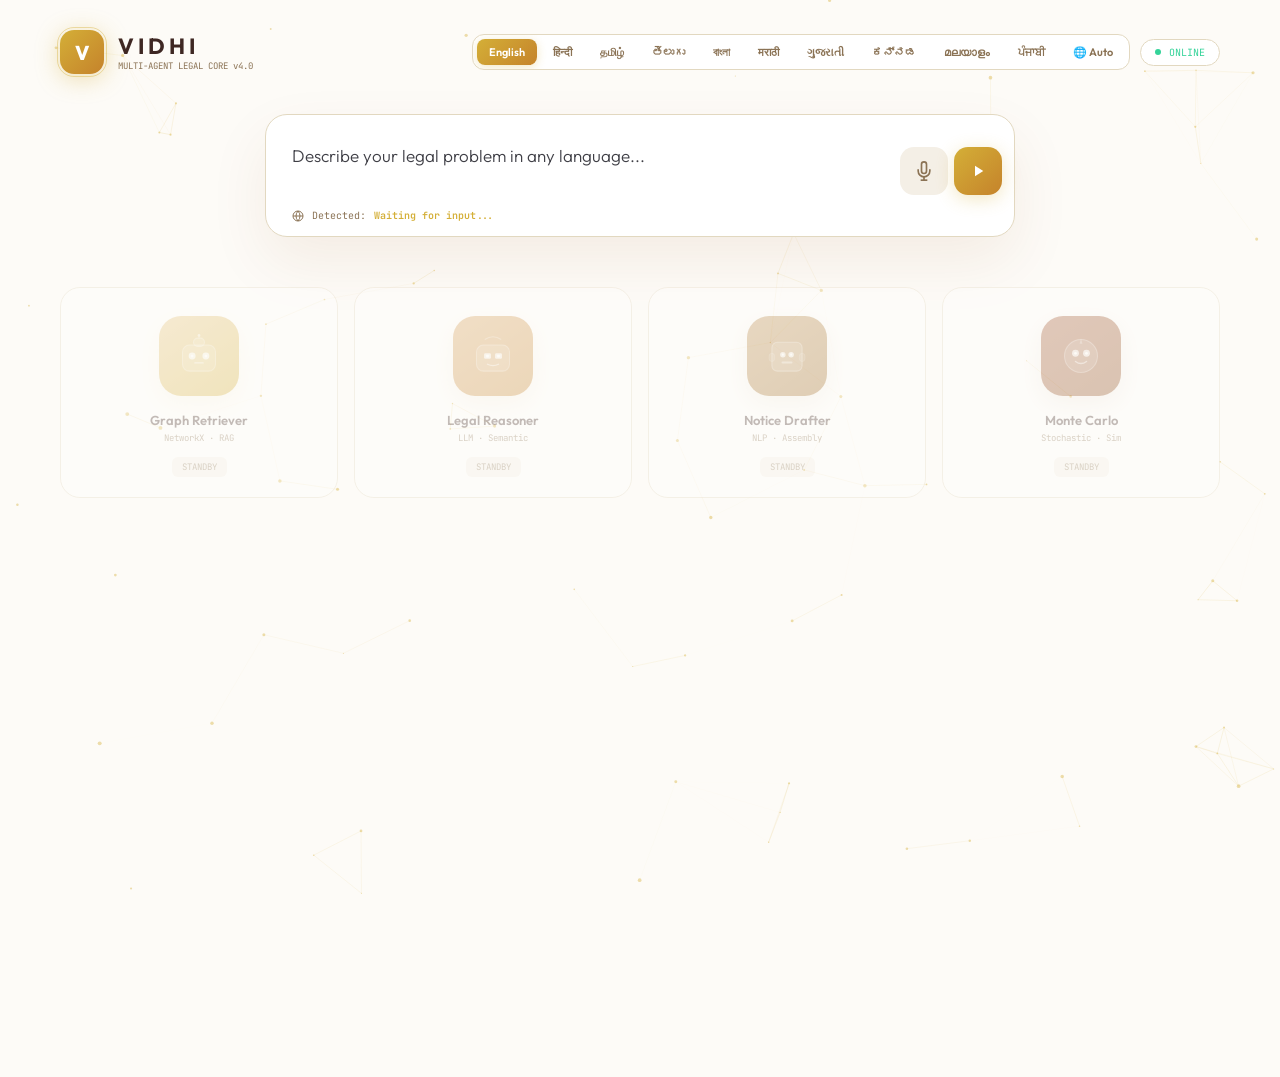
<file: test.html>
<!DOCTYPE html>
<html lang="en">
<head>
<meta charset="UTF-8">
<meta name="viewport" content="width=device-width,initial-scale=1.0">
<title>VIDHI — Autonomous Legal Intelligence</title>
<link href="https://fonts.googleapis.com/css2?family=Outfit:wght@300;400;500;600;700;800&family=JetBrains+Mono:wght@400;500;600&display=swap" rel="stylesheet">
<style>
*{margin:0;padding:0;box-sizing:border-box;}
:root{
  --bg:#FDFBF7;
  --surface:#FFFFFF;
  --surface2:#F4EFE6;
  --border:#E2D8C0;
  --text:#3E2723;
  --text2:#8B7355;
  --v1:#D4AF37;--v1g:rgba(212,175,55,0.15);
  --v2:#C5832B;--v2g:rgba(197,131,43,0.15);
  --v3:#9C661F;--v3g:rgba(156,102,31,0.15);
  --v4:#8B4513;--v4g:rgba(139,69,19,0.15);
}
body{background:var(--bg);color:var(--text);font-family:'Outfit',sans-serif;min-height:100vh;overflow-x:hidden;}

/* ══ PARTICLE FIELD ══ */
canvas#particles{position:fixed;top:0;left:0;width:100vw;height:100vh;z-index:0;pointer-events:none;}

.app{position:relative;z-index:10;max-width:1200px;margin:0 auto;padding:30px 20px 80px;}

/* ══ TOPBAR ══ */
.topbar{display:flex;justify-content:space-between;align-items:center;margin-bottom:40px;flex-wrap:wrap;gap:12px;}
.brand{display:flex;align-items:center;gap:14px;}
.brand-mark{
  width:44px;height:44px;border-radius:14px;
  background:linear-gradient(135deg,var(--v1),var(--v2));
  display:flex;align-items:center;justify-content:center;
  font-weight:800;font-size:20px;color:#fff;
  box-shadow:0 4px 25px rgba(212,175,55,0.4);
  position:relative;
}
.brand-mark::after{content:'';position:absolute;inset:-3px;border-radius:17px;border:1.5px solid rgba(212,175,55,0.4);animation:brand-pulse 2s infinite;}
@keyframes brand-pulse{50%{border-color:rgba(197,131,43,0.5);transform:scale(1.05);}}
.brand-name{font-size:22px;font-weight:700;letter-spacing:4px;}
.brand-ver{font-family:'JetBrains Mono';font-size:9px;color:var(--text2);}

.top-controls{display:flex;align-items:center;gap:10px;flex-wrap:wrap;}

/* Language Carousel */
.lang-carousel{
  display:flex;gap:4px;padding:4px;
  background:var(--surface);border:1px solid var(--border);
  border-radius:12px;overflow-x:auto;
}
.lang-chip{
  padding:6px 12px;border-radius:8px;border:none;
  font-family:'Outfit';font-size:11px;font-weight:600;
  background:transparent;color:var(--text2);cursor:pointer;
  transition:0.3s;white-space:nowrap;
}
.lang-chip.active{background:linear-gradient(135deg,var(--v1),var(--v2));color:#fff;box-shadow:0 2px 10px rgba(212,175,55,0.3);}
.lang-chip:hover:not(.active){color:var(--text);background:var(--surface2);}

.sys-badge{
  font-family:'JetBrains Mono';font-size:10px;
  padding:6px 14px;border-radius:20px;
  background:var(--surface);border:1px solid var(--border);
  color:#34D399;display:flex;align-items:center;gap:8px;
}
.pulse-dot{width:6px;height:6px;border-radius:50%;background:#34D399;animation:blinker 1.5s infinite;}
@keyframes blinker{50%{opacity:0.2;}}

/* ══ INPUT SECTION ══ */
.input-section{max-width:750px;margin:0 auto 50px;transition:all 0.7s cubic-bezier(0.25,1,0.5,1);}
.input-section.shrunk{transform:scale(0.93);opacity:0.4;pointer-events:none;margin-bottom:20px;}

.input-shell{
  background:var(--surface);border:1px solid var(--border);
  border-radius:22px;padding:6px;
  box-shadow:0 25px 60px rgba(139,69,19,0.08);
  transition:0.4s;
}
.input-shell:focus-within{
  border-color:rgba(212,175,55,0.5);
  box-shadow:0 25px 60px rgba(139,69,19,0.12),0 0 0 4px rgba(212,175,55,0.15);
}

.input-flex{display:flex;align-items:flex-end;gap:6px;padding:6px 6px 6px 0;}
textarea{
  flex:1;background:transparent;border:none;color:var(--text);
  font-family:'Outfit';font-size:17px;font-weight:400;
  padding:16px 20px;resize:none;outline:none;height:68px;line-height:1.5;
}
textarea::placeholder{color:#3F3F46;font-weight:300;}

.circle-btn{
  width:48px;height:48px;border-radius:14px;border:none;
  display:flex;align-items:center;justify-content:center;
  cursor:pointer;transition:0.3s;flex-shrink:0;
}
.mic-btn{background:var(--surface2);color:var(--text2);}
.mic-btn:hover{background:var(--v2);color:#fff;box-shadow:0 0 20px var(--v2g);}
.mic-btn.recording{background:var(--v2);color:#fff;animation:mic-pulse 0.8s infinite alternate;}
@keyframes mic-pulse{to{box-shadow:0 0 30px rgba(197,131,43,0.5);transform:scale(1.08);}}

.go-btn{
  background:linear-gradient(135deg,var(--v1),var(--v2));color:#fff;
  box-shadow:0 4px 18px rgba(212,175,55,0.3);
}
.go-btn:hover{transform:scale(1.06);box-shadow:0 6px 22px rgba(212,175,55,0.4);}

.detect-bar{
  padding:8px 20px;font-family:'JetBrains Mono';font-size:10px;
  color:var(--text2);display:flex;align-items:center;gap:8px;
}
.detect-lang{color:var(--v1);font-weight:600;}

/* ══ AGENT COMMAND DECK ══ */
.agent-deck{
  display:grid;grid-template-columns:repeat(4,1fr);gap:16px;
  margin-bottom:40px;
}
.agent-card{
  text-align:center;padding:28px 12px 20px;
  border-radius:20px;border:1px solid var(--border);
  background:var(--surface);
  transition:all 0.6s cubic-bezier(0.25,1,0.5,1);
  opacity:0.3;position:relative;overflow:hidden;
}
.agent-card.active{opacity:1;transform:translateY(-4px);}
.agent-card.done{opacity:1;}

/* Scanner beam */
.scan-beam{
  position:absolute;top:0;left:0;right:0;height:2px;
  background:linear-gradient(90deg,transparent,var(--v1),transparent);
  transform:translateX(-100%);display:none;
}
.agent-card.active .scan-beam{display:block;animation:beam 1.2s ease-in-out infinite;}
@keyframes beam{to{transform:translateX(100%);}}

/* ══ ROBOT FACES (SVG) ══ */
.robot-face{
  width:80px;height:80px;margin:0 auto 16px;
  border-radius:22px;position:relative;
  display:flex;align-items:center;justify-content:center;
  transition:0.5s;
}
.agent-card.active .robot-face{animation:hover-bot 1.2s ease-in-out infinite alternate;}
@keyframes hover-bot{to{transform:translateY(-8px) scale(1.06);}}
.agent-card.done .robot-face{filter:drop-shadow(0 0 12px rgba(156,102,31,0.3));}

.r1{background:linear-gradient(145deg,#E6C27A,#D4AF37);box-shadow:0 8px 25px var(--v1g);}
.r2{background:linear-gradient(145deg,#D69C56,#C5832B);box-shadow:0 8px 25px var(--v2g);}
.r3{background:linear-gradient(145deg,#B88645,#9C661F);box-shadow:0 8px 25px var(--v3g);}
.r4{background:linear-gradient(145deg,#A0522D,#8B4513);box-shadow:0 8px 25px var(--v4g);}

.robot-face svg{width:44px;height:44px;}

/* Eye glow when active */
.agent-card.active .eye{animation:eye-glow 0.6s infinite alternate;}
@keyframes eye-glow{to{fill:#fff;filter:drop-shadow(0 0 6px #fff);}}
.agent-card.done .eye{fill:var(--v3);}

/* Done checkmark overlay */
.done-badge{
  position:absolute;bottom:-4px;right:-4px;
  width:24px;height:24px;border-radius:50%;
  background:var(--v3);color:#fff;
  display:none;align-items:center;justify-content:center;
  font-size:12px;font-weight:700;
  border:3px solid var(--surface);
}
.agent-card.done .done-badge{display:flex;}

.agent-label{font-size:13px;font-weight:600;margin-bottom:4px;}
.agent-tech{font-family:'JetBrains Mono';font-size:9px;color:var(--text2);margin-bottom:10px;}
.agent-state{
  font-family:'JetBrains Mono';font-size:9px;
  padding:4px 10px;border-radius:6px;display:inline-block;
  background:var(--surface2);color:var(--text2);
  transition:0.3s;
}
.agent-card.active .agent-state{background:var(--v1g);color:var(--v1);}
.agent-card.done .agent-state{background:var(--v3g);color:var(--v3);}

/* Thought Stream Terminal */
.thought-stream{
  width:100%;height:0;overflow:hidden;
  background:#1E1E1E;border-radius:8px;
  margin-top:0;font-family:'JetBrains Mono',monospace;
  font-size:9.5px;color:#34D399;text-align:left;
  padding:0;transition:all 0.5s cubic-bezier(0.4, 0, 0.2, 1);
  display:flex;flex-direction:column;gap:4px;
}
.agent-card.active .thought-stream{
  height:95px;padding:10px;margin-top:12px;
  border:1px solid rgba(255,255,255,0.1);
  box-shadow:inset 0 2px 10px rgba(0,0,0,0.5);
  overflow-y:auto;
}
.agent-card.done .thought-stream{
  height:0;padding:0;margin-top:0;border:none;
}
.thought-line{
  opacity:0;animation:fade-in 0.3s forwards;
  line-height:1.4;
}
@keyframes fade-in{to{opacity:1;}}

/* ══ RESULT CARDS ══ */
.results-grid{
  display:grid;grid-template-columns:1fr 1fr;gap:18px;
}
.res-card{
  background:var(--surface);border:1px solid var(--border);
  border-radius:20px;padding:26px;
  opacity:0;transform:translateY(16px);
  transition:all 0.6s cubic-bezier(0.25,1,0.5,1);
  position:relative;overflow:hidden;
}
.res-card.show{opacity:1;transform:translateY(0);}
.res-card.wide{grid-column:1/-1;}

.res-card::before{content:'';position:absolute;top:0;left:0;right:0;height:3px;border-radius:20px 20px 0 0;}
.res-card.c1::before{background:linear-gradient(90deg,#E6C27A,#D4AF37);}
.res-card.c2::before{background:linear-gradient(90deg,#D69C56,#C5832B);}
.res-card.c3::before{background:linear-gradient(90deg,#B88645,#9C661F);}
.res-card.c4::before{background:linear-gradient(90deg,#A0522D,#8B4513);}

.res-head{display:flex;align-items:center;gap:12px;margin-bottom:18px;}
.res-icon{
  width:34px;height:34px;border-radius:10px;
  display:flex;align-items:center;justify-content:center;font-size:15px;
}
.c1 .res-icon{background:var(--v1g);color:var(--v1);}
.c2 .res-icon{background:var(--v2g);color:var(--v2);}
.c3 .res-icon{background:var(--v3g);color:var(--v3);}
.c4 .res-icon{background:var(--v4g);color:var(--v4);}
.res-label{font-size:14px;font-weight:600;}

.res-body{font-size:14px;line-height:1.7;color:var(--text2);}

/* Inner styles */
.law-item{
  background:var(--surface2);border:1px solid var(--border);
  border-radius:12px;padding:14px 16px;margin-bottom:10px;
  border-left:3px solid var(--v1);
}
.law-name{font-weight:600;color:var(--text);margin-bottom:3px;font-size:14px;}
.law-ref{font-family:'JetBrains Mono';font-size:10px;color:var(--text2);}

.psych-tag{
  display:inline-flex;align-items:center;gap:6px;
  background:rgba(239,68,68,0.08);color:#F87171;
  padding:8px 14px;border-radius:8px;
  font-family:'JetBrains Mono';font-size:11px;font-weight:600;
  border:1px solid rgba(239,68,68,0.15);margin-bottom:14px;
}

.doc-block{
  font-family:'JetBrains Mono';font-size:11.5px;color:var(--text2);
  background:var(--surface2);padding:22px;border-radius:12px;
  white-space:pre-wrap;line-height:1.7;border:1px solid var(--border);
  max-height:280px;overflow-y:auto;
}

.big-num{
  font-size:60px;font-weight:700;line-height:1;
  background:linear-gradient(135deg,var(--v4),#C5832B);
  -webkit-background-clip:text;-webkit-text-fill-color:transparent;
  margin-bottom:6px;
}
.bar-bg{width:100%;height:6px;border-radius:3px;background:var(--border);margin-top:14px;overflow:hidden;}
.bar-val{height:100%;border-radius:3px;background:linear-gradient(90deg,var(--v4),#C5832B);width:0%;transition:width 1.5s cubic-bezier(0.25,1,0.5,1);}

.dl-btn{
  width:100%;padding:14px;border-radius:12px;
  background:linear-gradient(135deg,var(--v3),#8B4513);
  color:#fff;border:none;font-family:'Outfit';font-weight:600;
  font-size:14px;cursor:pointer;margin-top:18px;
  box-shadow:0 6px 20px var(--v3g);transition:0.3s;display:none;
}
.dl-btn:hover{transform:translateY(-2px);box-shadow:0 10px 25px var(--v3g);}

@media(max-width:768px){
  .agent-deck{grid-template-columns:1fr 1fr;}
  .results-grid{grid-template-columns:1fr;}
  .res-card.wide{grid-column:1;}
}
</style>
</head>
<body>

<canvas id="particles"></canvas>

<div class="app">

  <!-- TOPBAR -->
  <div class="topbar">
    <div class="brand">
      <div class="brand-mark">V</div>
      <div><div class="brand-name">VIDHI</div><div class="brand-ver">MULTI-AGENT LEGAL CORE v4.0</div></div>
    </div>
    <div class="top-controls">
      <div class="lang-carousel" id="langBar">
        <button class="lang-chip active" data-lang="en">English</button>
        <button class="lang-chip" data-lang="hi">हिन्दी</button>
        <button class="lang-chip" data-lang="ta">தமிழ்</button>
        <button class="lang-chip" data-lang="te">తెలుగు</button>
        <button class="lang-chip" data-lang="bn">বাংলা</button>
        <button class="lang-chip" data-lang="mr">मराठी</button>
        <button class="lang-chip" data-lang="gu">ગુજરાતી</button>
        <button class="lang-chip" data-lang="kn">ಕನ್ನಡ</button>
        <button class="lang-chip" data-lang="ml">മലയാളം</button>
        <button class="lang-chip" data-lang="pa">ਪੰਜਾਬੀ</button>
        <button class="lang-chip" data-lang="auto">🌐 Auto</button>
      </div>
      <div class="sys-badge"><div class="pulse-dot"></div>ONLINE</div>
    </div>
  </div>

  <!-- INPUT -->
  <div class="input-section" id="inputZone">
    <div class="input-shell">
      <div class="input-flex">
        <textarea id="qInput" placeholder="Describe your legal problem in any language..."></textarea>
        <button class="circle-btn mic-btn" id="micBtn" onclick="toggleMic()" title="Voice Input">
          <svg width="20" height="20" viewBox="0 0 24 24" fill="none" stroke="currentColor" stroke-width="2"><path d="M12 1a3 3 0 0 0-3 3v8a3 3 0 0 0 6 0V4a3 3 0 0 0-3-3z"/><path d="M19 10v2a7 7 0 0 1-14 0v-2"/><line x1="12" y1="19" x2="12" y2="23"/><line x1="8" y1="23" x2="16" y2="23"/></svg>
        </button>
        <button class="circle-btn go-btn" onclick="execute()" title="Run Pipeline">
          <svg width="18" height="18" viewBox="0 0 24 24" fill="currentColor"><path d="M8 5v14l11-7z"/></svg>
        </button>
      </div>
      <div class="detect-bar" id="detectBar">
        <svg width="12" height="12" viewBox="0 0 24 24" fill="none" stroke="currentColor" stroke-width="2"><circle cx="12" cy="12" r="10"/><path d="M2 12h20M12 2a15.3 15.3 0 0 1 4 10 15.3 15.3 0 0 1-4 10 15.3 15.3 0 0 1-4-10 15.3 15.3 0 0 1 4-10z"/></svg>
        Detected: <span class="detect-lang" id="detectedLang">Waiting for input...</span>
      </div>
    </div>
  </div>

  <!-- AGENT DECK -->
  <div class="agent-deck" id="agentDeck">

    <!-- Agent 1: Graph Retriever -->
    <div class="agent-card" id="av-graph">
      <div class="scan-beam" style="background:linear-gradient(90deg,transparent,var(--v1),transparent);"></div>
      <div class="robot-face r1">
        <svg viewBox="0 0 64 64" fill="none">
          <rect x="8" y="16" width="48" height="38" rx="10" fill="rgba(255,255,255,0.15)" stroke="rgba(255,255,255,0.3)" stroke-width="1.5"/>
          <rect x="24" y="6" width="16" height="12" rx="6" fill="rgba(255,255,255,0.15)" stroke="rgba(255,255,255,0.3)" stroke-width="1.5"/>
          <circle cx="22" cy="32" r="5" class="eye" fill="rgba(255,255,255,0.7)"/>
          <circle cx="42" cy="32" r="5" class="eye" fill="rgba(255,255,255,0.7)"/>
          <circle cx="22" cy="32" r="2" fill="var(--bg)"/>
          <circle cx="42" cy="32" r="2" fill="var(--bg)"/>
          <path d="M26 42 h12" stroke="rgba(255,255,255,0.5)" stroke-width="2" stroke-linecap="round"/>
          <line x1="32" y1="6" x2="32" y2="2" stroke="rgba(255,255,255,0.3)" stroke-width="1.5"/>
          <circle cx="32" cy="2" r="2" fill="rgba(255,255,255,0.5)"/>
        </svg>
        <div class="done-badge">✓</div>
      </div>
      <div class="agent-label">Graph Retriever</div>
      <div class="agent-tech">NetworkX · RAG</div>
      <div class="agent-state" id="st-graph">STANDBY</div>
      <div class="thought-stream" id="ts-graph"></div>
    </div>

    <!-- Agent 2: Legal Reasoner -->
    <div class="agent-card" id="av-logic">
      <div class="scan-beam" style="background:linear-gradient(90deg,transparent,var(--v2),transparent);"></div>
      <div class="robot-face r2">
        <svg viewBox="0 0 64 64" fill="none">
          <rect x="8" y="16" width="48" height="38" rx="10" fill="rgba(255,255,255,0.15)" stroke="rgba(255,255,255,0.3)" stroke-width="1.5"/>
          <path d="M20 8 Q32 0 44 8" stroke="rgba(255,255,255,0.3)" stroke-width="1.5" fill="none"/>
          <rect x="19" y="28" width="10" height="8" rx="2" class="eye" fill="rgba(255,255,255,0.7)"/>
          <rect x="35" y="28" width="10" height="8" rx="2" class="eye" fill="rgba(255,255,255,0.7)"/>
          <rect x="22" y="30" width="4" height="4" rx="1" fill="var(--bg)"/>
          <rect x="38" y="30" width="4" height="4" rx="1" fill="var(--bg)"/>
          <path d="M24 44 Q32 48 40 44" stroke="rgba(255,255,255,0.5)" stroke-width="2" fill="none" stroke-linecap="round"/>
        </svg>
        <div class="done-badge">✓</div>
      </div>
      <div class="agent-label">Legal Reasoner</div>
      <div class="agent-tech">LLM · Semantic</div>
      <div class="agent-state" id="st-logic">STANDBY</div>
      <div class="thought-stream" id="ts-logic"></div>
    </div>

    <!-- Agent 3: Notice Drafter -->
    <div class="agent-card" id="av-notice">
      <div class="scan-beam" style="background:linear-gradient(90deg,transparent,var(--v3),transparent);"></div>
      <div class="robot-face r3">
        <svg viewBox="0 0 64 64" fill="none">
          <rect x="10" y="12" width="44" height="42" rx="8" fill="rgba(255,255,255,0.15)" stroke="rgba(255,255,255,0.3)" stroke-width="1.5"/>
          <rect x="6" y="28" width="8" height="12" rx="4" fill="rgba(255,255,255,0.1)" stroke="rgba(255,255,255,0.2)" stroke-width="1"/>
          <rect x="50" y="28" width="8" height="12" rx="4" fill="rgba(255,255,255,0.1)" stroke="rgba(255,255,255,0.2)" stroke-width="1"/>
          <circle cx="26" cy="30" r="4" class="eye" fill="rgba(255,255,255,0.7)"/>
          <circle cx="38" cy="30" r="4" class="eye" fill="rgba(255,255,255,0.7)"/>
          <circle cx="26" cy="30" r="1.5" fill="var(--bg)"/>
          <circle cx="38" cy="30" r="1.5" fill="var(--bg)"/>
          <rect x="24" y="40" width="16" height="3" rx="1.5" fill="rgba(255,255,255,0.4)"/>
        </svg>
        <div class="done-badge">✓</div>
      </div>
      <div class="agent-label">Notice Drafter</div>
      <div class="agent-tech">NLP · Assembly</div>
      <div class="agent-state" id="st-notice">STANDBY</div>
      <div class="thought-stream" id="ts-notice"></div>
    </div>

    <!-- Agent 4: Monte Carlo -->
    <div class="agent-card" id="av-scorer">
      <div class="scan-beam" style="background:linear-gradient(90deg,transparent,var(--v4),transparent);"></div>
      <div class="robot-face r4">
        <svg viewBox="0 0 64 64" fill="none">
          <circle cx="32" cy="32" r="24" fill="rgba(255,255,255,0.15)" stroke="rgba(255,255,255,0.3)" stroke-width="1.5"/>
          <polygon points="32,6 34,14 30,14" fill="rgba(255,255,255,0.3)"/>
          <circle cx="24" cy="28" r="5" class="eye" fill="rgba(255,255,255,0.7)"/>
          <circle cx="40" cy="28" r="5" class="eye" fill="rgba(255,255,255,0.7)"/>
          <circle cx="24" cy="28" r="2" fill="var(--bg)"/>
          <circle cx="40" cy="28" r="2" fill="var(--bg)"/>
          <path d="M24 40 Q32 46 40 40" stroke="rgba(255,255,255,0.5)" stroke-width="2" fill="none" stroke-linecap="round"/>
          <circle cx="32" cy="32" r="24" fill="none" stroke="rgba(255,255,255,0.08)" stroke-width="0.5" stroke-dasharray="3 3"/>
        </svg>
        <div class="done-badge">✓</div>
      </div>
      <div class="agent-label">Monte Carlo</div>
      <div class="agent-tech">Stochastic · Sim</div>
      <div class="agent-state" id="st-scorer">STANDBY</div>
      <div class="thought-stream" id="ts-scorer"></div>
    </div>
  </div>

  <!-- RESULTS -->
  <div class="results-grid" id="resultsGrid">
    <div class="res-card c1" id="rc-graph">
      <div class="res-head"><div class="res-icon">⚡</div><div class="res-label" data-i18n="laws_found">Retrieved Legal Provisions</div></div>
      <div class="res-body" id="res-graph"></div>
    </div>
    <div class="res-card c4" id="rc-mc">
      <div class="res-head"><div class="res-icon">🎯</div><div class="res-label" data-i18n="win_prob">Win Probability</div></div>
      <div class="res-body" id="res-scorer">
        <div class="big-num" id="mc-val">--%</div>
        <div style="font-size:11px;color:var(--text2);" data-i18n="mc_desc">Monte Carlo Simulation (100 trials)</div>
        <div class="bar-bg"><div class="bar-val" id="mc-bar"></div></div>
      </div>
    </div>
    <div class="res-card c2 wide" id="rc-logic">
      <div class="res-head"><div class="res-icon">🧠</div><div class="res-label" data-i18n="analysis">Legal Analysis</div></div>
      <div class="res-body" id="res-logic"></div>
    </div>
    <div class="res-card c3 wide" id="rc-notice">
      <div class="res-head"><div class="res-icon">📄</div><div class="res-label" data-i18n="notice">Generated Legal Notice</div></div>
      <div class="res-body" id="res-notice"></div>
      <button class="dl-btn" id="pdfBtn" onclick="dlPDF()" data-i18n="download">⬇ Download Legal Notice PDF</button>
    </div>
  </div>
</div>

<script>
/* ══════════ PARTICLE FIELD ══════════ */
(function(){
  const c=document.getElementById('particles'),ctx=c.getContext('2d');
  let w,h,pts=[];
  function resize(){w=c.width=innerWidth;h=c.height=innerHeight;pts=[];for(let i=0;i<80;i++)pts.push({x:Math.random()*w,y:Math.random()*h,vx:(Math.random()-0.5)*0.3,vy:(Math.random()-0.5)*0.3,r:Math.random()*1.5+0.5});}
  resize();window.addEventListener('resize',resize);
  function draw(){
    ctx.clearRect(0,0,w,h);
    pts.forEach(p=>{
      p.x+=p.vx;p.y+=p.vy;
      if(p.x<0||p.x>w)p.vx*=-1;
      if(p.y<0||p.y>h)p.vy*=-1;
      ctx.beginPath();ctx.arc(p.x,p.y,p.r,0,Math.PI*2);
      ctx.fillStyle='rgba(212,175,55,0.4)';ctx.fill();
    });
    for(let i=0;i<pts.length;i++)for(let j=i+1;j<pts.length;j++){
      const dx=pts[i].x-pts[j].x,dy=pts[i].y-pts[j].y,d=Math.sqrt(dx*dx+dy*dy);
      if(d<120){ctx.beginPath();ctx.moveTo(pts[i].x,pts[i].y);ctx.lineTo(pts[j].x,pts[j].y);
        ctx.strokeStyle=`rgba(212,175,55,${0.15*(1-d/120)})`;ctx.stroke();}
    }
    requestAnimationFrame(draw);
  }
  draw();
})();

/* ══════════ THOUGHT ENGINE ══════════ */
const THOUGHT_BANKS={
  graph_search: ["[SYS] Booting NLP engine...", "[TRN] Normalizing language vectors...", "[GPH] Querying Knowledge Nodes...", "[VEC] Embedding dimensions...", "[MTCH] Filtering legal matches..."],
  legal_analysis: ["[LLM] Waking reasoning core...", "[PRM] Injecting factual context...", "[RSN] Mapping to statutory rights...", "[RSN] Identifying remedies...", "[SYN] Structuring strategy..."],
  notice_generator: ["[LLM] Loading formal templates...", "[EXT] Extracting info...", "[DRF] Framing grievance...", "[DRF] Structuring violations...", "[OUT] Finalizing PDF..."],
  win_scorer: ["[SIM] Booting Monte Carlo engine...", "[SIM] Seeding risk variables...", "[SIM] Running distribution trials..."]
};
let thoughtIntervals={};

function startThinking(id, thoughts){
  const container=document.getElementById(id);
  container.innerHTML=''; let i=0;
  thoughtIntervals[id]=setInterval(()=>{
    const div=document.createElement('div');
    div.className='thought-line'; div.textContent="> "+thoughts[i%thoughts.length];
    container.appendChild(div); container.scrollTop=container.scrollHeight; i++;
  }, 800);
}

function stopThinking(id){clearInterval(thoughtIntervals[id]); delete thoughtIntervals[id];}

/* ══════════ I18N ENGINE ══════════ */
const LANG_MAP={
  en:{code:'en-IN',placeholder:'Describe your legal problem in any language...',standby:'STANDBY',working:'ANALYZING...',done:'COMPLETE',laws_found:'Retrieved Legal Provisions',win_prob:'Win Probability',mc_desc:'Monte Carlo Simulation (100 trials)',analysis:'Legal Analysis',notice:'Generated Legal Notice',download:'⬇ Download Legal Notice PDF'},
  hi:{code:'hi-IN',placeholder:'अपनी कानूनी समस्या किसी भी भाषा में बताएं...',standby:'तैयार',working:'विश्लेषण...',done:'पूर्ण',laws_found:'प्राप्त कानूनी प्रावधान',win_prob:'जीत की संभावना',mc_desc:'मोंटे कार्लो सिमुलेशन (100 परीक्षण)',analysis:'कानूनी विश्लेषण',notice:'उत्पन्न कानूनी नोटिस',download:'⬇ कानूनी नोटिस PDF डाउनलोड करें'},
  ta:{code:'ta-IN',placeholder:'உங்கள் சட்ட பிரச்சனையை எந்த மொழியிலும் விவரிக்கவும்...',standby:'தயார்',working:'பகுப்பாய்வு...',done:'முடிந்தது',laws_found:'மீட்கப்பட்ட சட்ட விதிகள்',win_prob:'வெற்றி நிகழ்தகவு',mc_desc:'மான்டே கார்லோ உருவகப்படுத்துதல்',analysis:'சட்ட பகுப்பாய்வு',notice:'உருவாக்கப்பட்ட சட்ட அறிவிப்பு',download:'⬇ PDF பதிவிறக்கம்'},
  te:{code:'te-IN',placeholder:'మీ చట్టపరమైన సమస్యను ఏ భాషలోనైనా వివరించండి...',standby:'సిద్ధం',working:'విశ్లేషణ...',done:'పూర్తి',laws_found:'చట్ట నిబంధనలు',win_prob:'గెలుపు సంభావ్యత',mc_desc:'మాంటే కార్లో అనుకరణ',analysis:'చట్ట విశ్లేషణ',notice:'చట్ట నోటీసు',download:'⬇ PDF డౌన్‌లోడ్'},
  bn:{code:'bn-IN',placeholder:'আপনার আইনি সমস্যা যেকোনো ভাষায় বর্ণনা করুন...',standby:'প্রস্তুত',working:'বিশ্লেষণ...',done:'সম্পূর্ণ',laws_found:'প্রাপ্ত আইনি বিধান',win_prob:'জয়ের সম্ভাবনা',mc_desc:'মন্টে কার্লো সিমুলেশন',analysis:'আইনি বিশ্লেষণ',notice:'আইনি নোটিশ',download:'⬇ PDF ডাউনলোড'},
  mr:{code:'mr-IN',placeholder:'तुमची कायदेशीर समस्या कोणत्याही भाषेत सांगा...',standby:'तयार',working:'विश्लेषण...',done:'पूर्ण',laws_found:'कायदेशीर तरतुदी',win_prob:'विजयाची शक्यता',mc_desc:'मॉन्टे कार्लो सिम्युलेशन',analysis:'कायदेशीर विश्लेषण',notice:'कायदेशीर नोटीस',download:'⬇ PDF डाउनलोड'},
  gu:{code:'gu-IN',placeholder:'તમારી કાનૂની સમસ્યા કોઈપણ ભાષામાં જણાવો...',standby:'તૈયાર',working:'વિશ્લેષણ...',done:'પૂર્ણ',laws_found:'કાનૂની જોગવાઈઓ',win_prob:'જીતની સંભાવના',mc_desc:'મોન્ટે કાર્લો સિમ્યુલેશન',analysis:'કાનૂની વિશ્લેષણ',notice:'કાનૂની નોટિસ',download:'⬇ PDF ડાઉનલોડ'},
  kn:{code:'kn-IN',placeholder:'ನಿಮ್ಮ ಕಾನೂನು ಸಮಸ್ಯೆಯನ್ನು ಯಾವುದೇ ಭಾಷೆಯಲ್ಲಿ ವಿವರಿಸಿ...',standby:'ಸಿದ್ಧ',working:'ವಿಶ್ಲೇಷಣೆ...',done:'ಪೂರ್ಣ',laws_found:'ಕಾನೂನು ನಿಬಂಧನೆಗಳು',win_prob:'ಗೆಲುವಿನ ಸಂಭಾವ್ಯತೆ',mc_desc:'ಮಾಂಟೆ ಕಾರ್ಲೊ ಸಿಮ್ಯುಲೇಶನ್',analysis:'ಕಾನೂನು ವಿಶ್ಲೇಷಣೆ',notice:'ಕಾನೂನು ನೋಟಿಸ್',download:'⬇ PDF ಡೌನ್‌ಲೋಡ್'},
  ml:{code:'ml-IN',placeholder:'നിങ്ങളുടെ നിയമ പ്രശ്നം ഏത് ഭാഷയിലും വിവരിക്കുക...',standby:'തയ്യാർ',working:'വിശകലനം...',done:'പൂർത്തി',laws_found:'നിയമ വ്യവസ്ഥകൾ',win_prob:'വിജയ സാധ്യത',mc_desc:'മോണ്ടെ കാർലോ സിമുലേഷൻ',analysis:'നിയമ വിശകലനം',notice:'നിയമ നോട്ടീസ്',download:'⬇ PDF ഡൗൺലോഡ്'},
  pa:{code:'pa-IN',placeholder:'ਆਪਣੀ ਕਾਨੂੰਨੀ ਸਮੱਸਿਆ ਕਿਸੇ ਵੀ ਭਾਸ਼ਾ ਵਿੱਚ ਦੱਸੋ...',standby:'ਤਿਆਰ',working:'ਵਿਸ਼ਲੇਸ਼ਣ...',done:'ਪੂਰਾ',laws_found:'ਕਾਨੂੰਨੀ ਵਿਵਸਥਾਵਾਂ',win_prob:'ਜਿੱਤ ਦੀ ਸੰਭਾਵਨਾ',mc_desc:'ਮੋਂਟੇ ਕਾਰਲੋ ਸਿਮੂਲੇਸ਼ਨ',analysis:'ਕਾਨੂੰਨੀ ਵਿਸ਼ਲੇਸ਼ਣ',notice:'ਕਾਨੂੰਨੀ ਨੋਟਿਸ',download:'⬇ PDF ਡਾਊਨਲੋਡ'},
  auto:{code:'',placeholder:'Speak or type in any language — auto-detected...',standby:'STANDBY',working:'ANALYZING...',done:'COMPLETE',laws_found:'Retrieved Legal Provisions',win_prob:'Win Probability',mc_desc:'Monte Carlo Simulation (100 trials)',analysis:'Legal Analysis',notice:'Generated Legal Notice',download:'⬇ Download Legal Notice PDF'},
};
let curLang='en';

document.getElementById('langBar').addEventListener('click',e=>{
  if(!e.target.classList.contains('lang-chip'))return;
  document.querySelectorAll('.lang-chip').forEach(c=>c.classList.remove('active'));
  e.target.classList.add('active');
  curLang=e.target.dataset.lang;
  applyLang();
});

function applyLang(){
  const L=LANG_MAP[curLang]||LANG_MAP.en;
  document.getElementById('qInput').placeholder=L.placeholder;
  document.querySelectorAll('[data-i18n]').forEach(el=>{
    const k=el.dataset.i18n;
    if(L[k])el.textContent=L[k];
  });
  ['graph','logic','notice','scorer'].forEach(n=>{
    const el=document.getElementById('st-'+n);
    if(el&&!el.closest('.agent-card').classList.contains('active')&&!el.closest('.agent-card').classList.contains('done'))
      el.textContent=L.standby;
  });
}

/* ══════════ AUTO-DETECT LANGUAGE ══════════ */
const DETECT_RANGES={
  hi:[/[\u0900-\u097F]/,'Hindi'],ta:[/[\u0B80-\u0BFF]/,'Tamil'],te:[/[\u0C00-\u0C7F]/,'Telugu'],
  bn:[/[\u0980-\u09FF]/,'Bengali'],mr:[/[\u0900-\u097F]/,'Marathi'],gu:[/[\u0A80-\u0AFF]/,'Gujarati'],
  kn:[/[\u0C80-\u0CFF]/,'Kannada'],ml:[/[\u0D00-\u0D7F]/,'Malayalam'],pa:[/[\u0A00-\u0A7F]/,'Punjabi'],
};

document.getElementById('qInput').addEventListener('input',function(){
  const v=this.value;
  let detected='English';
  for(const[code,arr]of Object.entries(DETECT_RANGES)){
    if(arr[0].test(v)){detected=arr[1];break;}
  }
  document.getElementById('detectedLang').textContent=detected;
  if(curLang==='auto'){
    for(const[code,arr]of Object.entries(DETECT_RANGES)){
      if(arr[0].test(v)){
        document.querySelectorAll('.lang-chip').forEach(c=>c.classList.remove('active'));
        const autoChip=document.querySelector('[data-lang="auto"]');
        if(autoChip)autoChip.classList.add('active');
        break;
      }
    }
  }
});

/* ══════════ VOICE INPUT ══════════ */
let recog=null,isRec=false;
function toggleMic(){
  if(!('webkitSpeechRecognition' in window||'SpeechRecognition' in window)){alert('Use Chrome for voice input.');return;}
  if(isRec){stopMic();return;}
  const SR=window.SpeechRecognition||window.webkitSpeechRecognition;
  recog=new SR();
  recog.continuous=true;recog.interimResults=true;
  const L=LANG_MAP[curLang];
  if(curLang==='auto'){
    recog.lang='';
  } else {
    recog.lang=L?L.code:'en-IN';
  }
  recog.onresult=e=>{let t='';for(let i=0;i<e.results.length;i++)t+=e.results[i][0].transcript;document.getElementById('qInput').value=t;document.getElementById('qInput').dispatchEvent(new Event('input'));};
  recog.onerror=()=>stopMic();
  recog.onend=()=>stopMic();
  recog.start();isRec=true;
  document.getElementById('micBtn').classList.add('recording');
}
function stopMic(){if(recog)recog.stop();isRec=false;document.getElementById('micBtn').classList.remove('recording');}

/* ══════════ PIPELINE ══════════ */
const AMAP={
  graph_search:{av:'av-graph',st:'st-graph',rc:'rc-graph',res:'res-graph'},
  legal_analysis:{av:'av-logic',st:'st-logic',rc:'rc-logic',res:'res-logic'},
  notice_generator:{av:'av-notice',st:'st-notice',rc:'rc-notice',res:'res-notice'},
  win_scorer:{av:'av-scorer',st:'st-scorer',rc:'rc-mc',res:'res-scorer'},
};
let lastState=null;

function execute(){
  const q=document.getElementById('qInput').value.trim();
  if(!q)return;
  if(isRec)stopMic();
  const L=LANG_MAP[curLang]||LANG_MAP.en;

  document.getElementById('inputZone').classList.add('shrunk');
  document.querySelectorAll('.agent-card').forEach(c=>{c.classList.remove('active','done');});
  document.querySelectorAll('.res-card').forEach(c=>c.classList.remove('show'));
  ['graph','logic','notice','scorer'].forEach(n=>document.getElementById('st-'+n).textContent=L.standby);
  document.getElementById('pdfBtn').style.display='none';
  document.getElementById('mc-bar').style.width='0%';

  const ws=new WebSocket("ws://localhost:8000/ws/analyze");
  ws.onopen=()=>ws.send(JSON.stringify({query:q, lang:curLang}));
  ws.onmessage=e=>handle(JSON.parse(e.data));
  ws.onerror=()=>{alert("Cannot connect.");document.getElementById('inputZone').classList.remove('shrunk');};
  ws.onclose=()=>document.getElementById('inputZone').classList.remove('shrunk');
}

function handle(m){
  const L=LANG_MAP[curLang]||LANG_MAP.en;
  if(m.event==='node_start'){
    const a=AMAP[m.node];if(!a)return;
    document.getElementById(a.av).classList.add('active');
    document.getElementById(a.st).textContent=L.working;
  }
  else if(m.event==='node_done'){
    const a=AMAP[m.node];if(!a)return;
    const av=document.getElementById(a.av);
    av.classList.remove('active');av.classList.add('done');
    document.getElementById(a.st).textContent=L.done;
    document.getElementById(a.rc).classList.add('show');

    if(m.node==='graph_search'){
      let h='';
      if(m.data.emotion&&m.data.emotion!=='NEUTRAL')h+=`<div class="psych-tag">⚠ PSYCH-ENGINE: ${m.data.emotion}</div>`;
      h+=m.data.laws.map(l=>`<div class="law-item"><div class="law-name">${l.title}</div><div class="law-ref">${l.act} · ${l.section}</div></div>`).join('');
      document.getElementById(a.res).innerHTML=h;
    }
    else if(m.node==='legal_analysis'){
      document.getElementById(a.res).innerHTML=`<p style="color:var(--text);line-height:1.8">${m.data.analysis}</p>`;
    }
    else if(m.node==='notice_generator'){
      document.getElementById(a.res).innerHTML=`<div class="doc-block">${m.data.notice}</div>`;
      document.getElementById('pdfBtn').style.display='block';
    }
  }
  else if(m.event==='monte_carlo'){
    document.getElementById('mc-val').textContent=m.prob+'%';
    document.getElementById('mc-bar').style.width=m.prob+'%';
  }
  else if(m.event==='complete'){lastState=m.state;}
}

/* ══════════ PDF ══════════ */
async function dlPDF(){
  if(!lastState)return;
  const law=lastState.matched_laws?.[0]||{};
  const res=await fetch("/generate-pdf",{method:"POST",headers:{"Content-Type":"application/json"},
    body:JSON.stringify({citizen_name:"Complainant",opponent_name:"Respondent",opponent_addr:"Address, City, State",
      situation:document.getElementById("qInput").value,notice_text:lastState.legal_notice||"",
      act:law.act||"Indian Law",section:law.section||"",
      authority:lastState.authority||"Court",win_prob:lastState.win_probability||75})});
  const blob=await res.blob(),url=URL.createObjectURL(blob);
  const a=document.createElement("a");a.href=url;a.download="VIDHI_Notice.pdf";a.click();
}
</script>
</body>
</html>
</file>
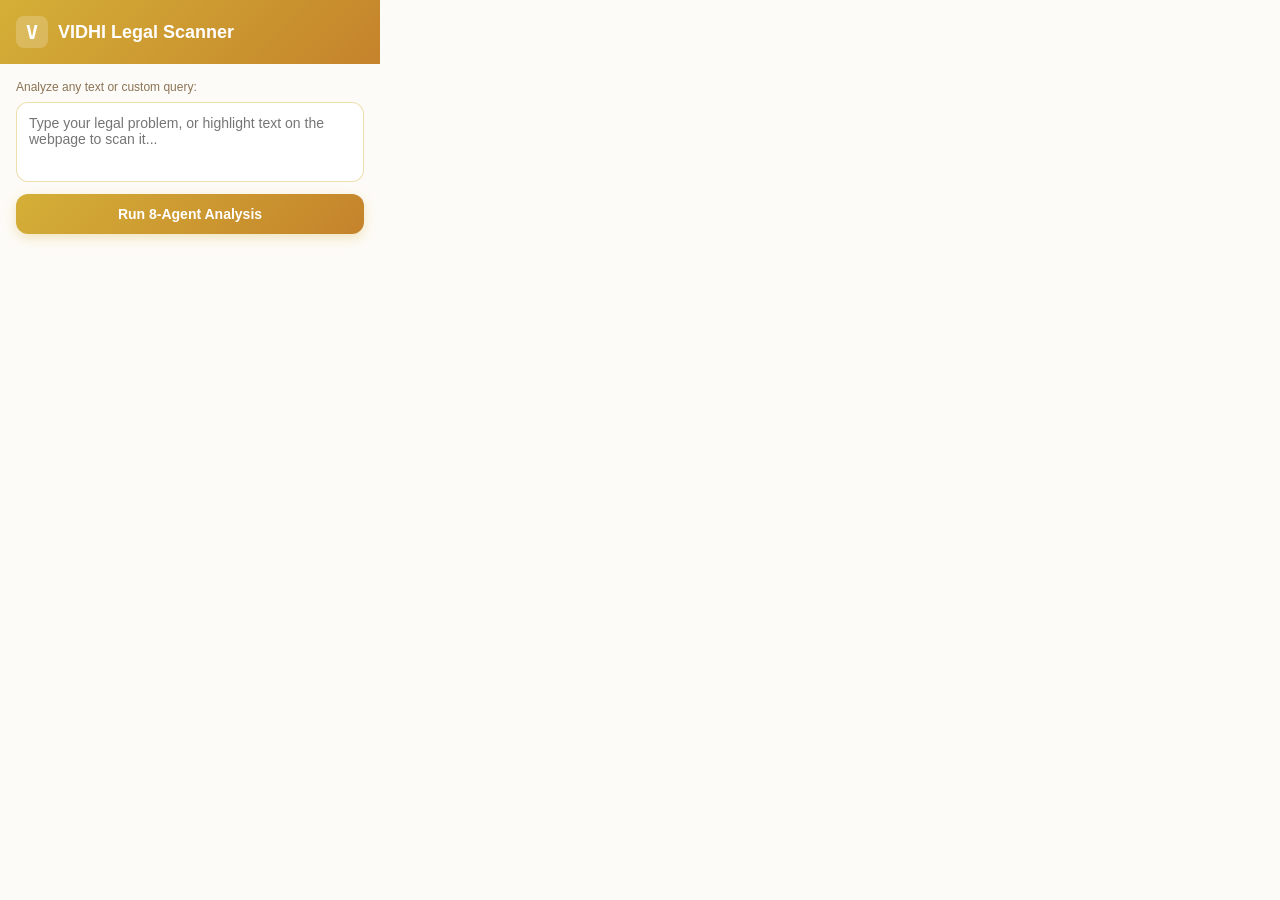
<file: chrome_extension/popup.html>
<!DOCTYPE html>
<html lang="en">
<head>
<meta charset="UTF-8">
<style>
  body {
    width: 380px;
    height: 550px;
    margin: 0;
    font-family: 'Segoe UI', Tahoma, Geneva, Verdana, sans-serif;
    background: #FDFBF7;
    color: #2C1810;
    display: flex;
    flex-direction: column;
  }
  .header {
    background: linear-gradient(135deg, #D4AF37, #C5832B);
    color: white;
    padding: 16px;
    font-weight: bold;
    font-size: 18px;
    display: flex;
    align-items: center;
    gap: 10px;
  }
  .header-logo {
    background: rgba(255,255,255,0.2);
    padding: 4px 10px;
    border-radius: 8px;
    font-family: monospace;
    font-size: 20px;
  }
  .content {
    padding: 16px;
    flex: 1;
    display: flex;
    flex-direction: column;
    gap: 12px;
    overflow-y: auto;
  }
  textarea {
    width: 100%;
    height: 80px;
    padding: 12px;
    border-radius: 12px;
    border: 1px solid rgba(212,175,55,0.4);
    resize: none;
    outline: none;
    font-family: inherit;
    font-size: 14px;
    box-sizing: border-box;
  }
  textarea:focus {
    border-color: #D4AF37;
    box-shadow: 0 0 0 3px rgba(212,175,55,0.15);
  }
  button {
    background: linear-gradient(135deg, #D4AF37, #C5832B);
    color: white;
    border: none;
    padding: 12px;
    border-radius: 12px;
    font-size: 14px;
    font-weight: bold;
    cursor: pointer;
    box-shadow: 0 4px 12px rgba(212,175,55,0.3);
  }
  button:hover { transform: translateY(-1px); }
  .agent-status {
    background: white;
    border-radius: 12px;
    border: 1px solid rgba(226,216,192,0.6);
    padding: 12px;
    margin-top: 10px;
    display: none;
  }
  .status-line {
    font-family: monospace;
    font-size: 11px;
    color: #C5832B;
    margin-bottom: 6px;
  }
  .agent-name {
    font-weight: bold;
    font-size: 12px;
    color: #9C661F;
  }
  .result-card {
    background: white;
    border-radius: 12px;
    border-left: 3px solid #D4AF37;
    padding: 12px;
    margin-top: 10px;
    font-size: 12px;
    line-height: 1.5;
    box-shadow: 0 2px 8px rgba(0,0,0,0.05);
    display: none;
  }
  .win-prob {
    font-size: 24px;
    font-weight: bold;
    color: #8B4513;
  }
</style>
</head>
<body>
  <div class="header">
    <div class="header-logo">V</div>
    VIDHI Legal Scanner
  </div>
  <div class="content">
    <div style="font-size: 12px; color: #8B7355; margin-bottom: -4px;">Analyze any text or custom query:</div>
    <textarea id="query" placeholder="Type your legal problem, or highlight text on the webpage to scan it..."></textarea>
    <button id="scanBtn">Run 8-Agent Analysis</button>
    
    <div class="agent-status" id="statusBox">
      <div class="status-line" id="statusText">Initializing Agents...</div>
      <div class="agent-name" id="currentAgent">STANDBY</div>
    </div>
    
    <div class="result-card" id="resCard">
      <div style="color: #9C661F; font-weight: bold; margin-bottom: 6px;">Win Probability</div>
      <div class="win-prob" id="winProb">--%</div>
      <hr style="border: 0; border-top: 1px dashed #E8DCC8; margin: 10px 0;">
      <div style="color: #9C661F; font-weight: bold; margin-bottom: 6px;">Strategic Assessment</div>
      <div id="strategyText"></div>
    </div>
  </div>
  <script src="popup.js"></script>
</body>
</html>
</file>
